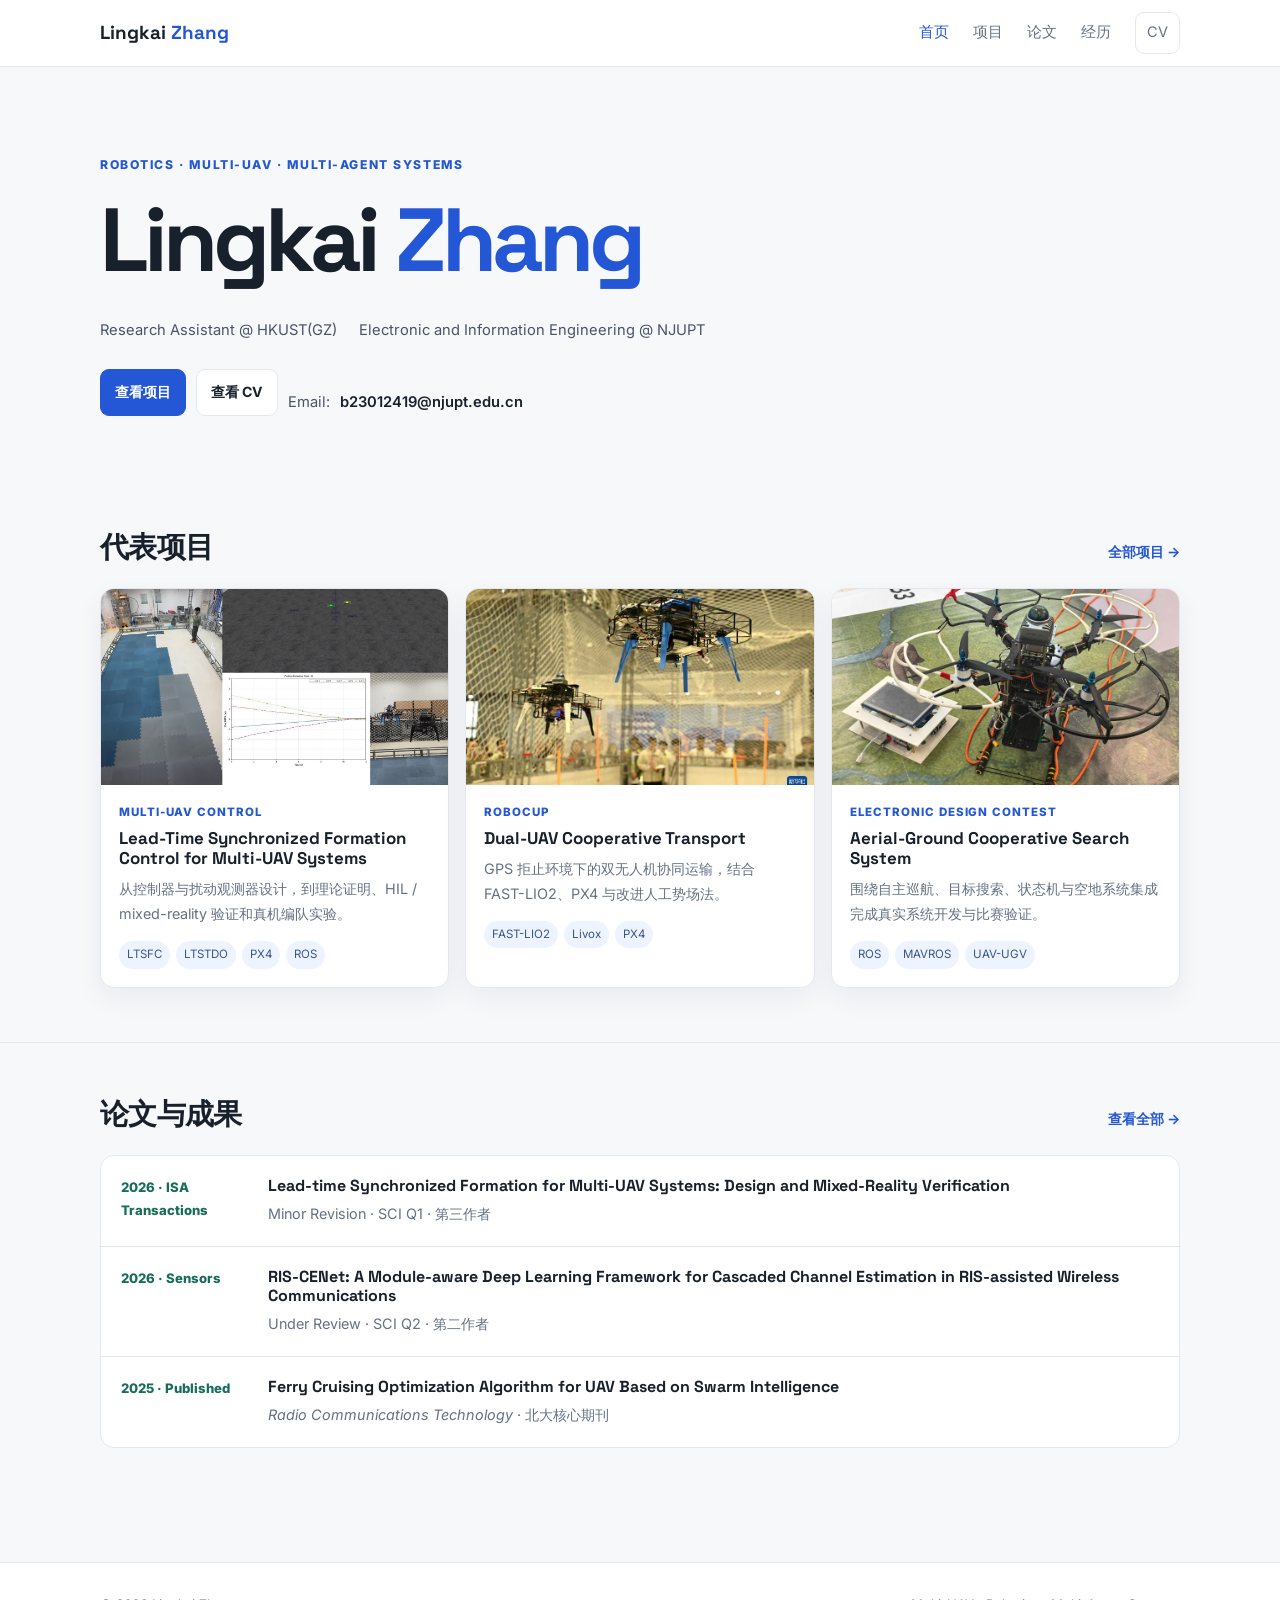
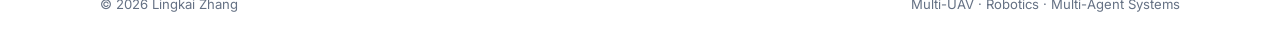
<file: index.html>
<!doctype html><html lang="zh-CN"><head>
<meta charset="utf-8">
<meta name="viewport" content="width=device-width,initial-scale=1">
<meta name="description" content="Lingkai Zhang 个人科研主页，多无人机、机器人、多智能体系统、规划与控制。">
<title>Lingkai Zhang | 个人科研主页</title>
<link rel="preconnect" href="https://fonts.googleapis.com">
<link rel="preconnect" href="https://fonts.gstatic.com" crossorigin>
<link href="https://fonts.googleapis.com/css2?family=Inter:wght@400;500;600;700&family=Space+Grotesk:wght@500;600;700&display=swap" rel="stylesheet">
<link rel="stylesheet" href="style.css">
</head><body>
<header><div class="container nav">
<a class="brand" href="index.html">Lingkai <b>Zhang</b></a>
<nav id="nav"><a class="active" href="index.html">首页</a><a class="" href="projects.html">项目</a><a class="" href="publications.html">论文</a><a class="" href="profile.html">经历</a><a class="cv-link" href="files/Lingkai_Zhang_CV.pdf" target="_blank">CV</a></nav>
<button class="menu" id="menu" aria-label="menu">☰</button>
</div></header>
<main>
<section class="hero"><div class="container"><div class="hero-inner">
<div class="eyebrow">Robotics · Multi-UAV · Multi-Agent Systems</div>
<h1>Lingkai <span>Zhang</span></h1>
<div class="hero-meta"><span>Research Assistant @ HKUST(GZ)</span><span>Electronic and Information Engineering @ NJUPT</span></div>
<div class="actions"><a class="btn primary" href="projects.html">查看项目</a><a class="btn" href="files/Lingkai_Zhang_CV.pdf" target="_blank">查看 CV</a><div class="contact-inline">
  <span>Email:</span>
  <strong id="emailText">b23012419@njupt.edu.cn</strong>
</div></div>
</div></div></section>

<section class="section"><div class="container">
<div class="section-head"><div><h2>代表项目</h2></div><a class="more" href="projects.html">全部项目 →</a></div>
<div class="cards">
<article class="card"><div class="card-media"><img src="assets/images/ltsfc-mixed-poster.jpg" alt="LTSFC mixed-reality verification"></div><div class="card-body"><div class="label">Multi-UAV Control</div><h3>Lead-Time Synchronized Formation Control for Multi-UAV Systems</h3><p>从控制器与扰动观测器设计，到理论证明、HIL / mixed-reality 验证和真机编队实验。</p><div class="tags"><span>LTSFC</span><span>LTSTDO</span><span>PX4</span><span>ROS</span></div></div></article>
<article class="card"><div class="card-media"><img src="assets/images/robocup-flight.jpg" alt="Dual UAV cooperative transport"></div><div class="card-body"><div class="label">RoboCup</div><h3>Dual-UAV Cooperative Transport</h3><p>GPS 拒止环境下的双无人机协同运输，结合 FAST-LIO2、PX4 与改进人工势场法。</p><div class="tags"><span>FAST-LIO2</span><span>Livox</span><span>PX4</span></div></div></article>
<article class="card"><div class="card-media"><img src="assets/images/econtest-platform.jpg" alt="Aerial-ground cooperative search system"></div><div class="card-body"><div class="label">Electronic Design Contest</div><h3>Aerial-Ground Cooperative Search System</h3><p>围绕自主巡航、目标搜索、状态机与空地系统集成完成真实系统开发与比赛验证。</p><div class="tags"><span>ROS</span><span>MAVROS</span><span>UAV-UGV</span></div></div></article>
</div></div></section>

<section class="section"><div class="container">
<div class="section-head"><div><h2>论文与成果</h2></div><a class="more" href="publications.html">查看全部 →</a></div>
<div class="list">
<div class="list-item"><div class="list-side">2026 · ISA Transactions</div><div><h3>Lead-time Synchronized Formation for Multi-UAV Systems: Design and Mixed-Reality Verification</h3><p>Minor Revision · SCI Q1 · 第三作者</p></div></div>
<div class="list-item"><div class="list-side">2026 · Sensors</div><div><h3>RIS-CENet: A Module-aware Deep Learning Framework for Cascaded Channel Estimation in RIS-assisted Wireless Communications</h3><p>Under Review · SCI Q2 · 第二作者</p></div></div>
<div class="list-item"><div class="list-side">2025 · Published</div><div><h3>Ferry Cruising Optimization Algorithm for UAV Based on Swarm Intelligence</h3><p><em>Radio Communications Technology</em> · 北大核心期刊</p></div></div>
</div></div></section>
</main><footer><div class="container footer">
<span>© <span id="year"></span> Lingkai Zhang</span>
<span>Multi-UAV · Robotics · Multi-Agent Systems</span>
</div></footer><script src="script.js"></script></body></html>
</file>
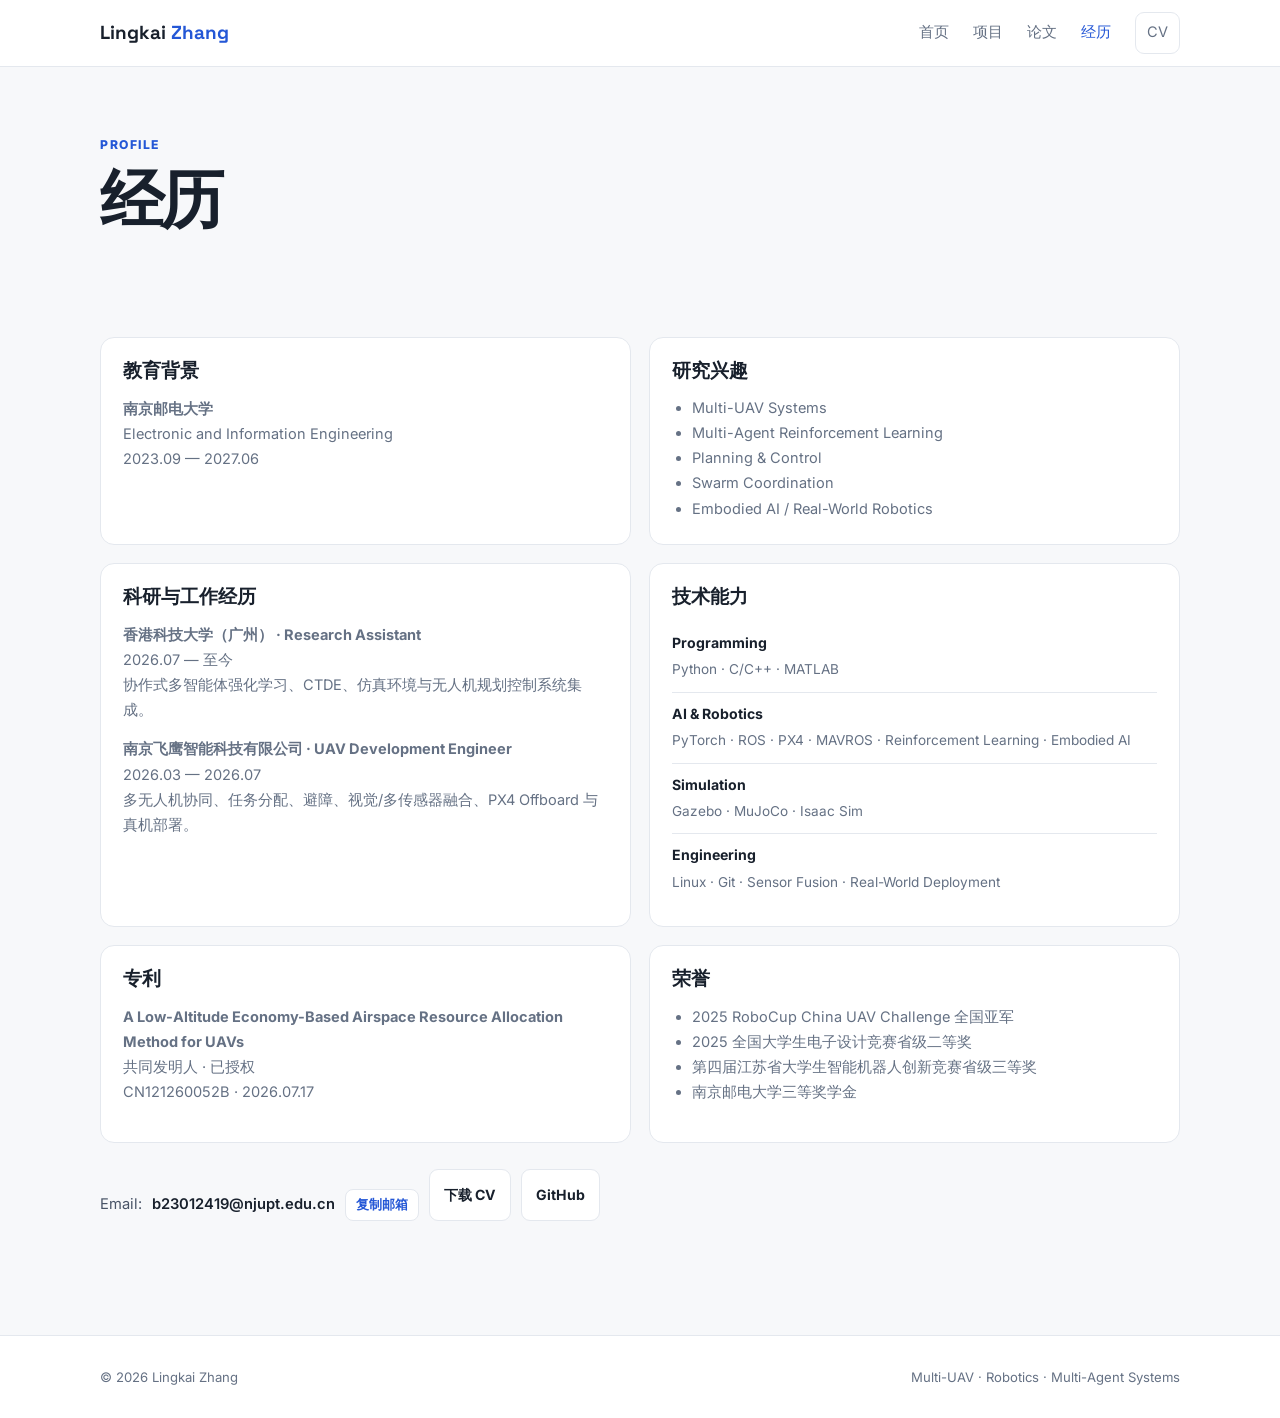
<file: profile.html>
<!doctype html><html lang="zh-CN"><head>
<meta charset="utf-8">
<meta name="viewport" content="width=device-width,initial-scale=1">
<meta name="description" content="Lingkai Zhang 个人科研主页，多无人机、机器人、多智能体系统、规划与控制。">
<title>经历 | Lingkai Zhang</title>
<link rel="preconnect" href="https://fonts.googleapis.com">
<link rel="preconnect" href="https://fonts.gstatic.com" crossorigin>
<link href="https://fonts.googleapis.com/css2?family=Inter:wght@400;500;600;700&family=Space+Grotesk:wght@500;600;700&display=swap" rel="stylesheet">
<link rel="stylesheet" href="style.css">
</head><body>
<header><div class="container nav">
<a class="brand" href="index.html">Lingkai <b>Zhang</b></a>
<nav id="nav"><a class="" href="index.html">首页</a><a class="" href="projects.html">项目</a><a class="" href="publications.html">论文</a><a class="active" href="profile.html">经历</a><a class="cv-link" href="files/Lingkai_Zhang_CV.pdf" target="_blank">CV</a></nav>
<button class="menu" id="menu" aria-label="menu">☰</button>
</div></header>
<main>
<section class="page-head"><div class="container"><div class="eyebrow">Profile</div><h1>经历</h1></div></section>
<section class="section"><div class="container"><div class="profile-grid">
<div class="panel"><h2>教育背景</h2><p><strong>南京邮电大学</strong><br>Electronic and Information Engineering<br>2023.09 — 2027.06</p></div>
<div class="panel"><h2>研究兴趣</h2><ul><li>Multi-UAV Systems</li><li>Multi-Agent Reinforcement Learning</li><li>Planning & Control</li><li>Swarm Coordination</li><li>Embodied AI / Real-World Robotics</li></ul></div>
<div class="panel"><h2>科研与工作经历</h2><p><strong>香港科技大学（广州） · Research Assistant</strong><br>2026.07 — 至今<br>协作式多智能体强化学习、CTDE、仿真环境与无人机规划控制系统集成。</p><p><strong>南京飞鹰智能科技有限公司 · UAV Development Engineer</strong><br>2026.03 — 2026.07<br>多无人机协同、任务分配、避障、视觉/多传感器融合、PX4 Offboard 与真机部署。</p></div>
<div class="panel"><h2>技术能力</h2>
<div class="skill-line"><strong>Programming</strong><span>Python · C/C++ · MATLAB</span></div>
<div class="skill-line"><strong>AI & Robotics</strong><span>PyTorch · ROS · PX4 · MAVROS · Reinforcement Learning · Embodied AI</span></div>
<div class="skill-line"><strong>Simulation</strong><span>Gazebo · MuJoCo · Isaac Sim</span></div>
<div class="skill-line"><strong>Engineering</strong><span>Linux · Git · Sensor Fusion · Real-World Deployment</span></div></div>
<div class="panel"><h2>专利</h2><p><strong>A Low-Altitude Economy-Based Airspace Resource Allocation Method for UAVs</strong><br>共同发明人 · 已授权<br>CN121260052B · 2026.07.17</p></div>
<div class="panel"><h2>荣誉</h2><ul><li>2025 RoboCup China UAV Challenge 全国亚军</li><li>2025 全国大学生电子设计竞赛省级二等奖</li><li>第四届江苏省大学生智能机器人创新竞赛省级三等奖</li><li>南京邮电大学三等奖学金</li></ul></div>
</div>
<div class="actions"><div class="contact-inline">
  <span>Email:</span>
  <strong id="profileEmailText">b23012419@njupt.edu.cn</strong>
  <button class="copy-email-btn" id="copyProfileEmailBtn" type="button">复制邮箱</button>
</div><a class="btn" href="files/Lingkai_Zhang_CV.pdf" target="_blank">下载 CV</a><a class="btn" href="https://github.com/Higashi-Yui" target="_blank">GitHub</a></div>
</div></section>
</main><footer><div class="container footer">
<span>© <span id="year"></span> Lingkai Zhang</span>
<span>Multi-UAV · Robotics · Multi-Agent Systems</span>
</div></footer><script src="script.js"></script></body></html>
</file>
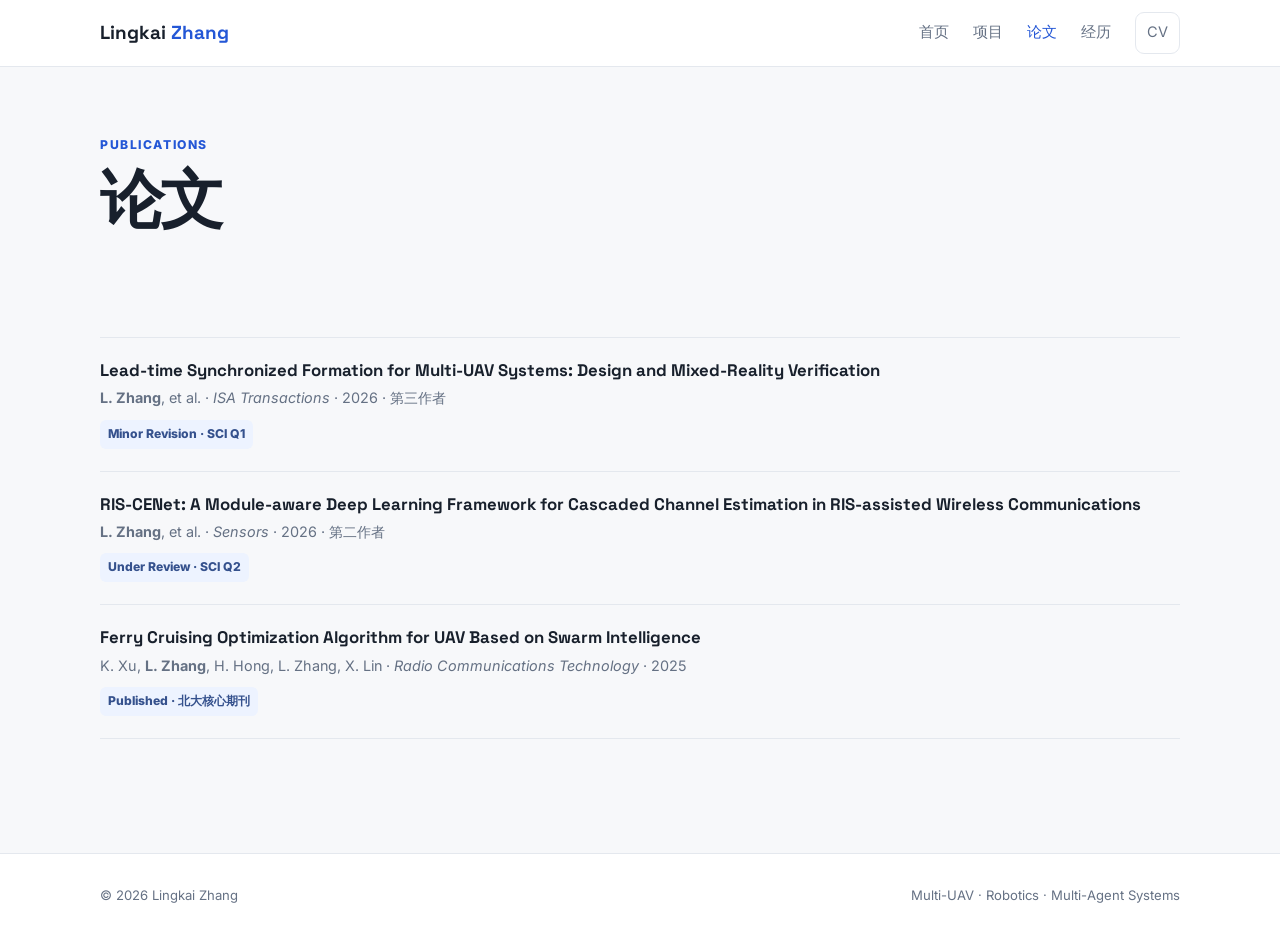
<file: publications.html>
<!doctype html><html lang="zh-CN"><head>
<meta charset="utf-8">
<meta name="viewport" content="width=device-width,initial-scale=1">
<meta name="description" content="Lingkai Zhang 个人科研主页，多无人机、机器人、多智能体系统、规划与控制。">
<title>论文 | Lingkai Zhang</title>
<link rel="preconnect" href="https://fonts.googleapis.com">
<link rel="preconnect" href="https://fonts.gstatic.com" crossorigin>
<link href="https://fonts.googleapis.com/css2?family=Inter:wght@400;500;600;700&family=Space+Grotesk:wght@500;600;700&display=swap" rel="stylesheet">
<link rel="stylesheet" href="style.css">
</head><body>
<header><div class="container nav">
<a class="brand" href="index.html">Lingkai <b>Zhang</b></a>
<nav id="nav"><a class="" href="index.html">首页</a><a class="" href="projects.html">项目</a><a class="active" href="publications.html">论文</a><a class="" href="profile.html">经历</a><a class="cv-link" href="files/Lingkai_Zhang_CV.pdf" target="_blank">CV</a></nav>
<button class="menu" id="menu" aria-label="menu">☰</button>
</div></header>
<main>
<section class="page-head"><div class="container"><div class="eyebrow">Publications</div><h1>论文</h1></div></section>
<section class="section"><div class="container">
<div class="pub-item"><h3>Lead-time Synchronized Formation for Multi-UAV Systems: Design and Mixed-Reality Verification</h3><p><strong>L. Zhang</strong>, et al. · <em>ISA Transactions</em> · 2026 · 第三作者</p><span class="status">Minor Revision · SCI Q1</span></div>
<div class="pub-item"><h3>RIS-CENet: A Module-aware Deep Learning Framework for Cascaded Channel Estimation in RIS-assisted Wireless Communications</h3><p><strong>L. Zhang</strong>, et al. · <em>Sensors</em> · 2026 · 第二作者</p><span class="status">Under Review · SCI Q2</span></div>
<div class="pub-item"><h3>Ferry Cruising Optimization Algorithm for UAV Based on Swarm Intelligence</h3><p>K. Xu, <strong>L. Zhang</strong>, H. Hong, L. Zhang, X. Lin · <em>Radio Communications Technology</em> · 2025</p><span class="status">Published · 北大核心期刊</span></div>
</div></section>
</main><footer><div class="container footer">
<span>© <span id="year"></span> Lingkai Zhang</span>
<span>Multi-UAV · Robotics · Multi-Agent Systems</span>
</div></footer><script src="script.js"></script></body></html>
</file>
<file: style.css>
:root{
  --bg:#f7f8fa;
  --paper:#ffffff;
  --text:#18202c;
  --muted:#657184;
  --line:#e4e8ee;
  --blue:#2457d6;
  --blue-soft:#edf3ff;
  --green:#176d5a;
  --max:1080px;
  --shadow:0 10px 28px rgba(26,39,64,.06);
}
*{box-sizing:border-box}
html{scroll-behavior:smooth}
body{
  margin:0;
  background:var(--bg);
  color:var(--text);
  font-family:Inter,"PingFang SC","Microsoft YaHei",system-ui,sans-serif;
  line-height:1.72;
}
a{color:inherit;text-decoration:none}
img,video{display:block;max-width:100%}
.container{width:min(var(--max),calc(100% - 36px));margin:auto}
header{
  position:sticky;top:0;z-index:30;
  background:rgba(255,255,255,.92);
  backdrop-filter:blur(12px);
  border-bottom:1px solid var(--line);
}
.nav{height:66px;display:flex;align-items:center;justify-content:space-between}
.brand{font-family:"Space Grotesk",sans-serif;font-size:1.18rem;font-weight:700}
.brand b{color:var(--blue)}
nav{display:flex;gap:24px;align-items:center}
nav a{font-size:.91rem;color:var(--muted)}
nav a:hover,nav a.active{color:var(--blue)}
.cv-link{border:1px solid var(--line);padding:7px 11px;border-radius:9px;background:#fff}
.menu{display:none;border:0;background:transparent;font-size:1.35rem}
main{min-height:70vh}
.hero{padding:88px 0 60px}
.hero-inner{max-width:850px}
.eyebrow{font-size:.76rem;letter-spacing:.13em;font-weight:800;color:var(--blue);text-transform:uppercase}
h1,h2,h3{font-family:"Space Grotesk","PingFang SC","Microsoft YaHei",sans-serif;line-height:1.2}
h1{font-size:clamp(3rem,7vw,5.8rem);letter-spacing:-.055em;margin:.12em 0 .22em}
h1 span{color:var(--blue)}
.hero p{font-size:1.12rem;color:var(--muted);max-width:760px;margin:0}
.hero-meta{display:flex;gap:10px 22px;flex-wrap:wrap;margin-top:24px;color:#495467;font-size:.92rem}
.actions{display:flex;gap:10px;flex-wrap:wrap;margin-top:26px}
.btn{display:inline-flex;align-items:center;padding:10px 14px;border-radius:9px;border:1px solid var(--line);background:#fff;font-weight:700;font-size:.88rem}
.btn.primary{background:var(--blue);color:#fff;border-color:var(--blue)}
.section{padding:54px 0}
.section + .section{border-top:1px solid var(--line)}
.section-head{display:flex;justify-content:space-between;align-items:end;gap:24px;margin-bottom:24px}
.section-head h2{margin:0;font-size:1.8rem;letter-spacing:-.025em}
.section-head p{margin:0;color:var(--muted);font-size:.91rem}
.more{color:var(--blue);font-weight:700;font-size:.88rem}
.cards{display:grid;grid-template-columns:repeat(3,1fr);gap:16px}
.card{
  background:var(--paper);border:1px solid var(--line);border-radius:14px;
  overflow:hidden;box-shadow:var(--shadow)
}
.card-media{aspect-ratio:16/9;overflow:hidden;background:#e9edf4}
.card-media img,.card-media video{width:100%;height:100%;object-fit:cover}
.card-body{padding:18px}
.label{font-size:.72rem;font-weight:800;letter-spacing:.08em;color:var(--blue);text-transform:uppercase}
.card h3{font-size:1.06rem;margin:.35rem 0 .55rem}
.card p{font-size:.9rem;color:var(--muted);margin:0}
.tags{display:flex;gap:6px;flex-wrap:wrap;margin-top:14px}
.tags span{font-size:.72rem;background:var(--blue-soft);color:#3a568d;padding:4px 8px;border-radius:999px}
.list{background:#fff;border:1px solid var(--line);border-radius:14px;overflow:hidden}
.list-item{display:grid;grid-template-columns:125px 1fr;gap:22px;padding:20px;border-bottom:1px solid var(--line)}
.list-item:last-child{border-bottom:0}
.list-side{font-size:.82rem;color:var(--green);font-weight:800}
.list-item h3{font-size:1rem;margin:0 0 6px}
.list-item p{margin:0;color:var(--muted);font-size:.9rem}
.page-head{padding:68px 0 34px}
.page-head h1{font-size:clamp(2.6rem,5vw,4.4rem);margin:.1em 0 .15em}
.page-head p{color:var(--muted);max-width:760px}
.project-list{display:flex;flex-direction:column;gap:18px}
.project-row{
  display:grid;grid-template-columns:310px 1fr;gap:24px;background:#fff;
  border:1px solid var(--line);border-radius:14px;overflow:hidden
}
.project-row.no-media{grid-template-columns:1fr}
.project-row .media{min-height:210px;background:#eef1f6}
.project-row .media img,.project-row .media video{width:100%;height:100%;object-fit:cover}
.project-copy{padding:22px}
.project-copy h2{font-size:1.25rem;margin:.3rem 0 .55rem}
.project-copy p{color:var(--muted);font-size:.91rem;margin:.4rem 0}
.project-copy ul{margin:10px 0 0;padding-left:20px;color:#475367;font-size:.9rem}
.project-copy li{margin:3px 0}
.result-strip{margin-top:15px;padding:11px 13px;background:#f5f8ff;border-radius:9px;color:#40587f;font-size:.84rem}
.media-pair{display:grid;grid-template-columns:1.4fr .8fr;gap:12px;margin-top:15px}
.media-pair img,.media-pair video{border-radius:10px;border:1px solid var(--line);width:100%;height:100%;object-fit:cover}
.pub-item{padding:22px 0;border-bottom:1px solid var(--line)}
.pub-item:first-child{border-top:1px solid var(--line)}
.pub-item h3{font-size:1.05rem;margin:0 0 6px}
.pub-item p{margin:0;color:var(--muted);font-size:.9rem}
.status{display:inline-block;margin-top:9px;padding:4px 8px;border-radius:6px;background:var(--blue-soft);color:#35518d;font-size:.76rem;font-weight:800}
.profile-grid{display:grid;grid-template-columns:1fr 1fr;gap:18px}
.panel{background:#fff;border:1px solid var(--line);border-radius:14px;padding:22px}
.panel h2{font-size:1.18rem;margin:0 0 14px}
.panel p,.panel li{color:var(--muted);font-size:.91rem}
.panel ul{padding-left:20px;margin:0}
.skill-line{padding:9px 0;border-bottom:1px solid var(--line)}
.skill-line:last-child{border-bottom:0}
.skill-line strong{display:block;font-size:.88rem}
.skill-line span{font-size:.85rem;color:var(--muted)}
.video-block{margin-top:16px;max-width:720px}
.video-block video{border-radius:12px;border:1px solid var(--line);width:100%;background:#111}
footer{margin-top:60px;background:#fff;border-top:1px solid var(--line)}
.footer{min-height:82px;display:flex;align-items:center;justify-content:space-between;gap:18px;color:var(--muted);font-size:.82rem}
@media(max-width:820px){
  nav{display:none;position:absolute;top:66px;left:18px;right:18px;flex-direction:column;align-items:flex-start;padding:16px;background:#fff;border:1px solid var(--line);border-radius:12px;box-shadow:var(--shadow)}
  nav.open{display:flex}.menu{display:block}
  .cards{grid-template-columns:1fr}
  .project-row{grid-template-columns:1fr}
  .profile-grid{grid-template-columns:1fr}
}
@media(max-width:580px){
  .container{width:min(var(--max),calc(100% - 26px))}
  .hero{padding:62px 0 40px}
  .section{padding:42px 0}
  .list-item{grid-template-columns:1fr;gap:5px}
  .media-pair{grid-template-columns:1fr}
  .footer{flex-direction:column;align-items:flex-start;justify-content:center}
}
.contact-inline{
  display:flex;
  align-items:center;
  gap:10px;
  flex-wrap:wrap;
  margin-top:20px;
  color:#495467;
  font-size:.92rem;
}

.contact-inline strong{
  color:#18202c;
  font-weight:600;
}

.copy-email-btn{
  border:1px solid #e4e8ee;
  background:#ffffff;
  color:#2457d6;
  padding:6px 10px;
  border-radius:8px;
  cursor:pointer;
  font-weight:600;
  font-size:.82rem;
  font-family:inherit;
}

.copy-email-btn:hover{
  background:#edf3ff;
}
</file>
